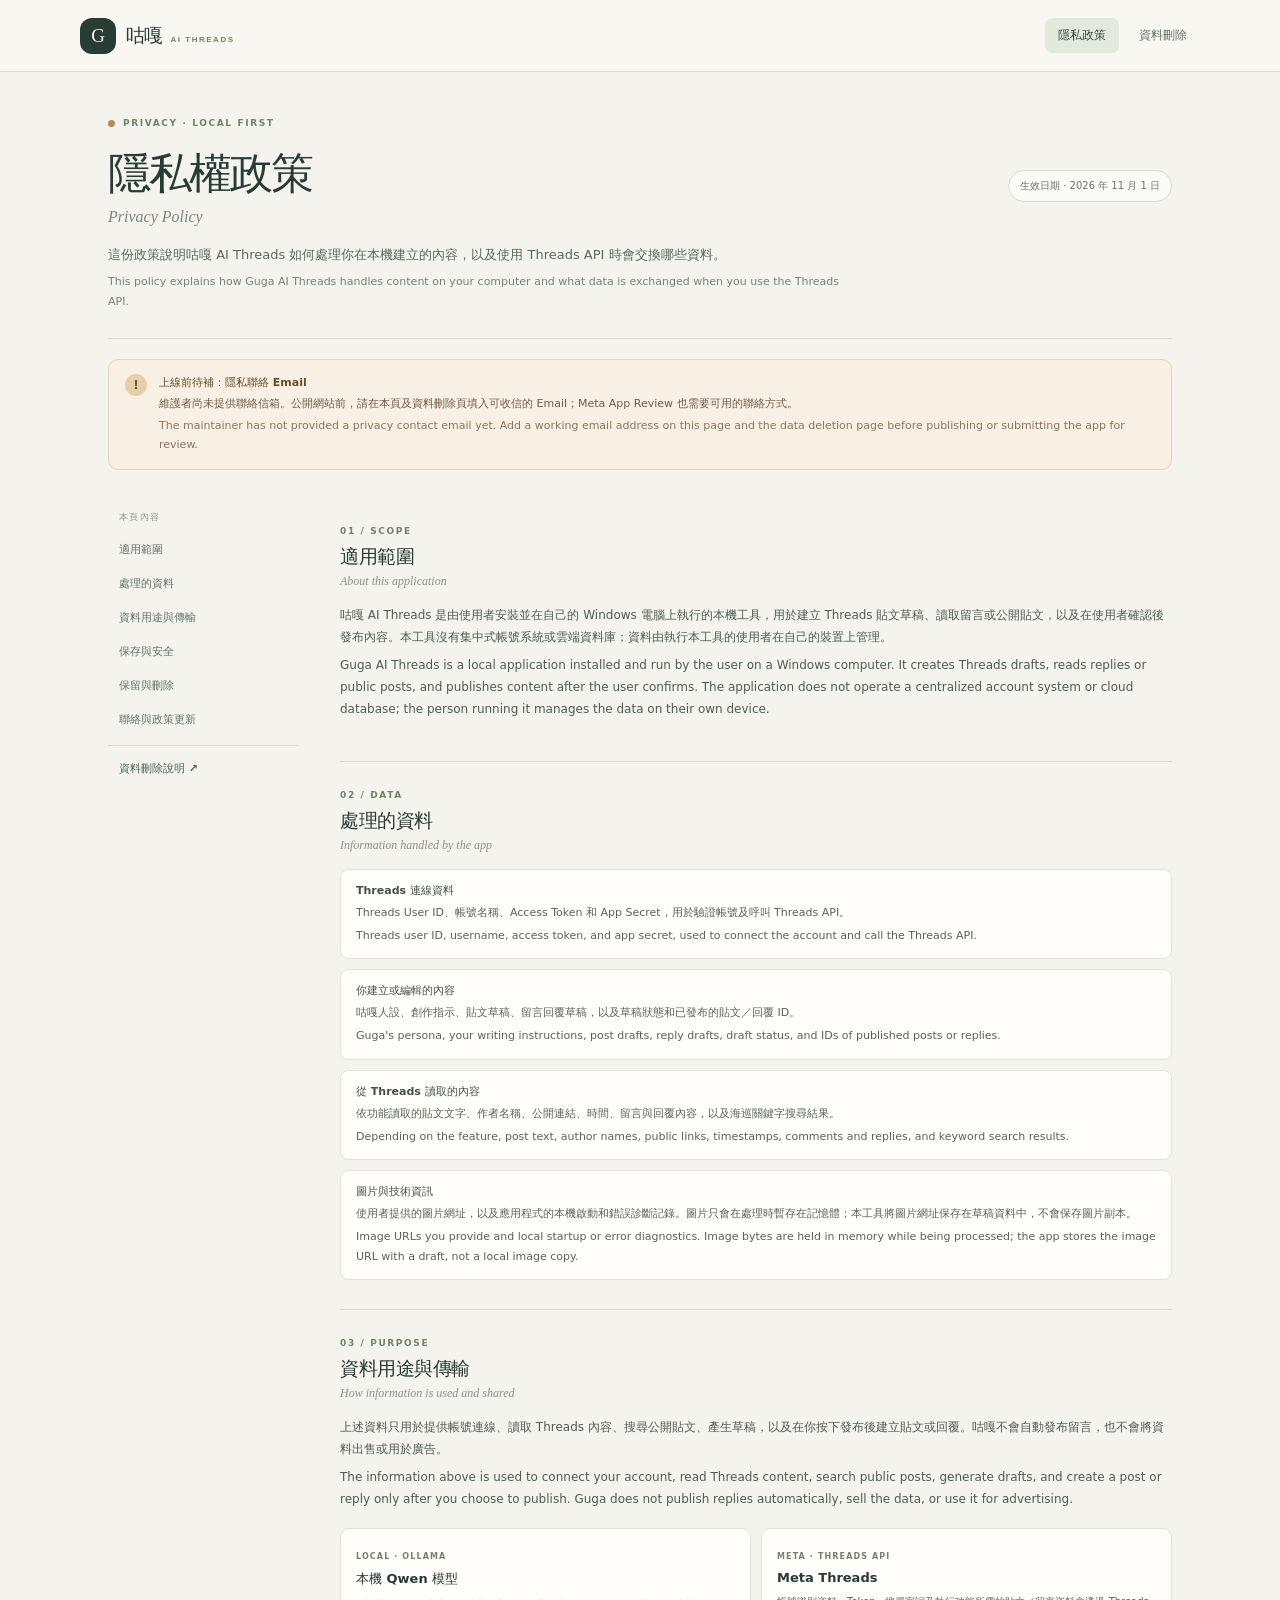
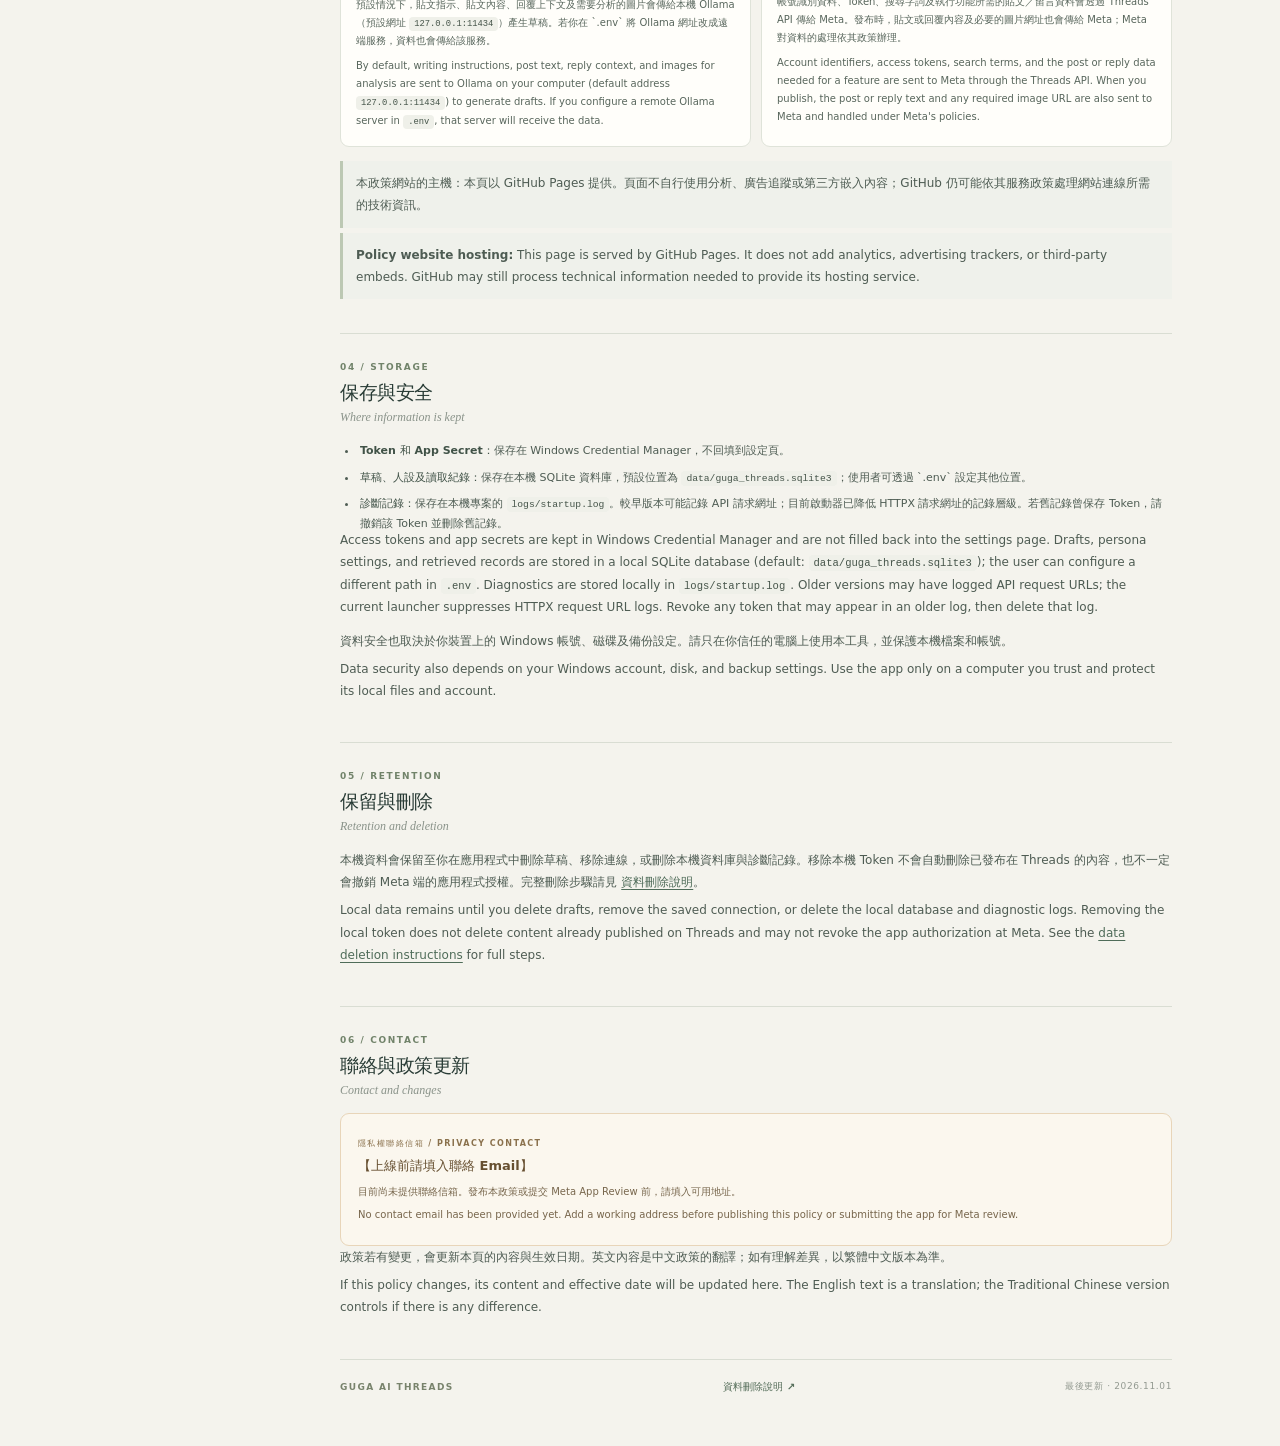
<file: index.html>
<!doctype html>
<html lang="zh-Hant">
  <head>
    <meta charset="utf-8">
    <meta name="viewport" content="width=device-width, initial-scale=1">
    <meta name="theme-color" content="#f4f3ed">
    <meta name="description" content="咕嘎 AI Threads 隱私權政策，說明本機資料處理、Threads API 使用與資料刪除方式。">
    <title>隱私權政策｜咕嘎 AI Threads</title>
    <link rel="stylesheet" href="./styles.css">
  </head>
  <body>
    <header class="topbar">
      <a class="brand" href="./index.html" aria-label="咕嘎 AI Threads 隱私政策首頁">
        <span class="brand-mark" aria-hidden="true">G</span>
        <span class="brand-name">咕嘎 <small>AI THREADS</small></span>
      </a>
      <nav class="top-links" aria-label="主要導覽">
        <a class="top-link active" href="./index.html" aria-current="page">隱私政策</a>
        <a class="top-link" href="./data-deletion.html">資料刪除</a>
      </nav>
    </header>

    <main class="page-wrap">
      <section class="hero" aria-labelledby="page-title">
        <p class="eyebrow"><span class="eyebrow-dot"></span> PRIVACY · LOCAL FIRST</p>
        <div class="hero-row">
          <div>
            <h1 id="page-title">隱私權政策</h1>
            <p class="hero-en">Privacy Policy</p>
          </div>
          <span class="version-pill">生效日期 · 2026 年 11 月 1 日</span>
        </div>
        <p class="hero-copy">這份政策說明咕嘎 AI Threads 如何處理你在本機建立的內容，以及使用 Threads API 時會交換哪些資料。</p>
        <p class="hero-copy en">This policy explains how Guga AI Threads handles content on your computer and what data is exchanged when you use the Threads API.</p>
      </section>

      <div class="setup-note" role="note">
        <span class="note-icon" aria-hidden="true">!</span>
        <div>
          <strong>上線前待補：隱私聯絡 Email</strong>
          <p>維護者尚未提供聯絡信箱。公開網站前，請在本頁及資料刪除頁填入可收信的 Email；Meta App Review 也需要可用的聯絡方式。</p>
          <p class="en">The maintainer has not provided a privacy contact email yet. Add a working email address on this page and the data deletion page before publishing or submitting the app for review.</p>
        </div>
      </div>

      <div class="content-grid">
        <nav class="toc" aria-label="政策目錄">
          <p class="toc-title">本頁內容</p>
          <a href="#scope">適用範圍</a>
          <a href="#data">處理的資料</a>
          <a href="#use">資料用途與傳輸</a>
          <a href="#storage">保存與安全</a>
          <a href="#retention">保留與刪除</a>
          <a href="#contact">聯絡與政策更新</a>
          <a class="toc-extra" href="./data-deletion.html">資料刪除說明 ↗</a>
        </nav>

        <article class="policy-content">
          <section class="policy-section" id="scope">
            <p class="section-index">01 / SCOPE</p>
            <h2>適用範圍</h2>
            <p class="section-subtitle">About this application</p>
            <p>咕嘎 AI Threads 是由使用者安裝並在自己的 Windows 電腦上執行的本機工具，用於建立 Threads 貼文草稿、讀取留言或公開貼文，以及在使用者確認後發布內容。本工具沒有集中式帳號系統或雲端資料庫；資料由執行本工具的使用者在自己的裝置上管理。</p>
            <p class="en">Guga AI Threads is a local application installed and run by the user on a Windows computer. It creates Threads drafts, reads replies or public posts, and publishes content after the user confirms. The application does not operate a centralized account system or cloud database; the person running it manages the data on their own device.</p>
          </section>

          <section class="policy-section" id="data">
            <p class="section-index">02 / DATA</p>
            <h2>處理的資料</h2>
            <p class="section-subtitle">Information handled by the app</p>
            <ul class="data-list">
              <li>
                <strong>Threads 連線資料</strong>
                <p>Threads User ID、帳號名稱、Access Token 和 App Secret，用於驗證帳號及呼叫 Threads API。</p>
                <p class="en">Threads user ID, username, access token, and app secret, used to connect the account and call the Threads API.</p>
              </li>
              <li>
                <strong>你建立或編輯的內容</strong>
                <p>咕嘎人設、創作指示、貼文草稿、留言回覆草稿，以及草稿狀態和已發布的貼文／回覆 ID。</p>
                <p class="en">Guga's persona, your writing instructions, post drafts, reply drafts, draft status, and IDs of published posts or replies.</p>
              </li>
              <li>
                <strong>從 Threads 讀取的內容</strong>
                <p>依功能讀取的貼文文字、作者名稱、公開連結、時間、留言與回覆內容，以及海巡關鍵字搜尋結果。</p>
                <p class="en">Depending on the feature, post text, author names, public links, timestamps, comments and replies, and keyword search results.</p>
              </li>
              <li>
                <strong>圖片與技術資訊</strong>
                <p>使用者提供的圖片網址，以及應用程式的本機啟動和錯誤診斷記錄。圖片只會在處理時暫存在記憶體；本工具將圖片網址保存在草稿資料中，不會保存圖片副本。</p>
                <p class="en">Image URLs you provide and local startup or error diagnostics. Image bytes are held in memory while being processed; the app stores the image URL with a draft, not a local image copy.</p>
              </li>
            </ul>
          </section>

          <section class="policy-section" id="use">
            <p class="section-index">03 / PURPOSE</p>
            <h2>資料用途與傳輸</h2>
            <p class="section-subtitle">How information is used and shared</p>
            <p>上述資料只用於提供帳號連線、讀取 Threads 內容、搜尋公開貼文、產生草稿，以及在你按下發布後建立貼文或回覆。咕嘎不會自動發布留言，也不會將資料出售或用於廣告。</p>
            <p class="en">The information above is used to connect your account, read Threads content, search public posts, generate drafts, and create a post or reply only after you choose to publish. Guga does not publish replies automatically, sell the data, or use it for advertising.</p>
            <div class="recipient-grid">
              <div class="recipient-card">
                <span class="recipient-label">LOCAL · OLLAMA</span>
                <h3>本機 Qwen 模型</h3>
                <p>預設情況下，貼文指示、貼文內容、回覆上下文及需要分析的圖片會傳給本機 Ollama（預設網址 <code>127.0.0.1:11434</code>）產生草稿。若你在 `.env` 將 Ollama 網址改成遠端服務，資料也會傳給該服務。</p>
                <p class="en">By default, writing instructions, post text, reply context, and images for analysis are sent to Ollama on your computer (default address <code>127.0.0.1:11434</code>) to generate drafts. If you configure a remote Ollama server in <code>.env</code>, that server will receive the data.</p>
              </div>
              <div class="recipient-card">
                <span class="recipient-label">META · THREADS API</span>
                <h3>Meta Threads</h3>
                <p>帳號識別資料、Token、搜尋字詞及執行功能所需的貼文／留言資料會透過 Threads API 傳給 Meta。發布時，貼文或回覆內容及必要的圖片網址也會傳給 Meta；Meta 對資料的處理依其政策辦理。</p>
                <p class="en">Account identifiers, access tokens, search terms, and the post or reply data needed for a feature are sent to Meta through the Threads API. When you publish, the post or reply text and any required image URL are also sent to Meta and handled under Meta's policies.</p>
              </div>
            </div>
            <p class="hosting-note"><strong>本政策網站的主機：</strong>本頁以 GitHub Pages 提供。頁面不自行使用分析、廣告追蹤或第三方嵌入內容；GitHub 仍可能依其服務政策處理網站連線所需的技術資訊。</p>
            <p class="hosting-note en"><strong>Policy website hosting:</strong> This page is served by GitHub Pages. It does not add analytics, advertising trackers, or third-party embeds. GitHub may still process technical information needed to provide its hosting service.</p>
          </section>

          <section class="policy-section" id="storage">
            <p class="section-index">04 / STORAGE</p>
            <h2>保存與安全</h2>
            <p class="section-subtitle">Where information is kept</p>
            <ul class="plain-list">
              <li><strong>Token 和 App Secret：</strong>保存在 Windows Credential Manager，不回填到設定頁。</li>
              <li><strong>草稿、人設及讀取紀錄：</strong>保存在本機 SQLite 資料庫，預設位置為 <code>data/guga_threads.sqlite3</code>；使用者可透過 `.env` 設定其他位置。</li>
              <li><strong>診斷記錄：</strong>保存在本機專案的 <code>logs/startup.log</code>。較早版本可能記錄 API 請求網址；目前啟動器已降低 HTTPX 請求網址的記錄層級。若舊記錄曾保存 Token，請撤銷該 Token 並刪除舊記錄。</li>
            </ul>
            <p class="en">Access tokens and app secrets are kept in Windows Credential Manager and are not filled back into the settings page. Drafts, persona settings, and retrieved records are stored in a local SQLite database (default: <code>data/guga_threads.sqlite3</code>); the user can configure a different path in <code>.env</code>. Diagnostics are stored locally in <code>logs/startup.log</code>. Older versions may have logged API request URLs; the current launcher suppresses HTTPX request URL logs. Revoke any token that may appear in an older log, then delete that log.</p>
            <p>資料安全也取決於你裝置上的 Windows 帳號、磁碟及備份設定。請只在你信任的電腦上使用本工具，並保護本機檔案和帳號。</p>
            <p class="en">Data security also depends on your Windows account, disk, and backup settings. Use the app only on a computer you trust and protect its local files and account.</p>
          </section>

          <section class="policy-section" id="retention">
            <p class="section-index">05 / RETENTION</p>
            <h2>保留與刪除</h2>
            <p class="section-subtitle">Retention and deletion</p>
            <p>本機資料會保留至你在應用程式中刪除草稿、移除連線，或刪除本機資料庫與診斷記錄。移除本機 Token 不會自動刪除已發布在 Threads 的內容，也不一定會撤銷 Meta 端的應用程式授權。完整刪除步驟請見 <a href="./data-deletion.html">資料刪除說明</a>。</p>
            <p class="en">Local data remains until you delete drafts, remove the saved connection, or delete the local database and diagnostic logs. Removing the local token does not delete content already published on Threads and may not revoke the app authorization at Meta. See the <a href="./data-deletion.html">data deletion instructions</a> for full steps.</p>
          </section>

          <section class="policy-section" id="contact">
            <p class="section-index">06 / CONTACT</p>
            <h2>聯絡與政策更新</h2>
            <p class="section-subtitle">Contact and changes</p>
            <div class="contact-card">
              <span class="contact-label">隱私權聯絡信箱 / PRIVACY CONTACT</span>
              <p class="contact-email">【上線前請填入聯絡 Email】</p>
              <p>目前尚未提供聯絡信箱。發布本政策或提交 Meta App Review 前，請填入可用地址。</p>
              <p class="en">No contact email has been provided yet. Add a working address before publishing this policy or submitting the app for Meta review.</p>
            </div>
            <p>政策若有變更，會更新本頁的內容與生效日期。英文內容是中文政策的翻譯；如有理解差異，以繁體中文版本為準。</p>
            <p class="en">If this policy changes, its content and effective date will be updated here. The English text is a translation; the Traditional Chinese version controls if there is any difference.</p>
          </section>

          <div class="document-footer">
            <span>GUGA AI THREADS</span>
            <a href="./data-deletion.html">資料刪除說明 ↗</a>
            <span>最後更新 · 2026.11.01</span>
          </div>
        </article>
      </div>
    </main>
  </body>
</html>
</file>
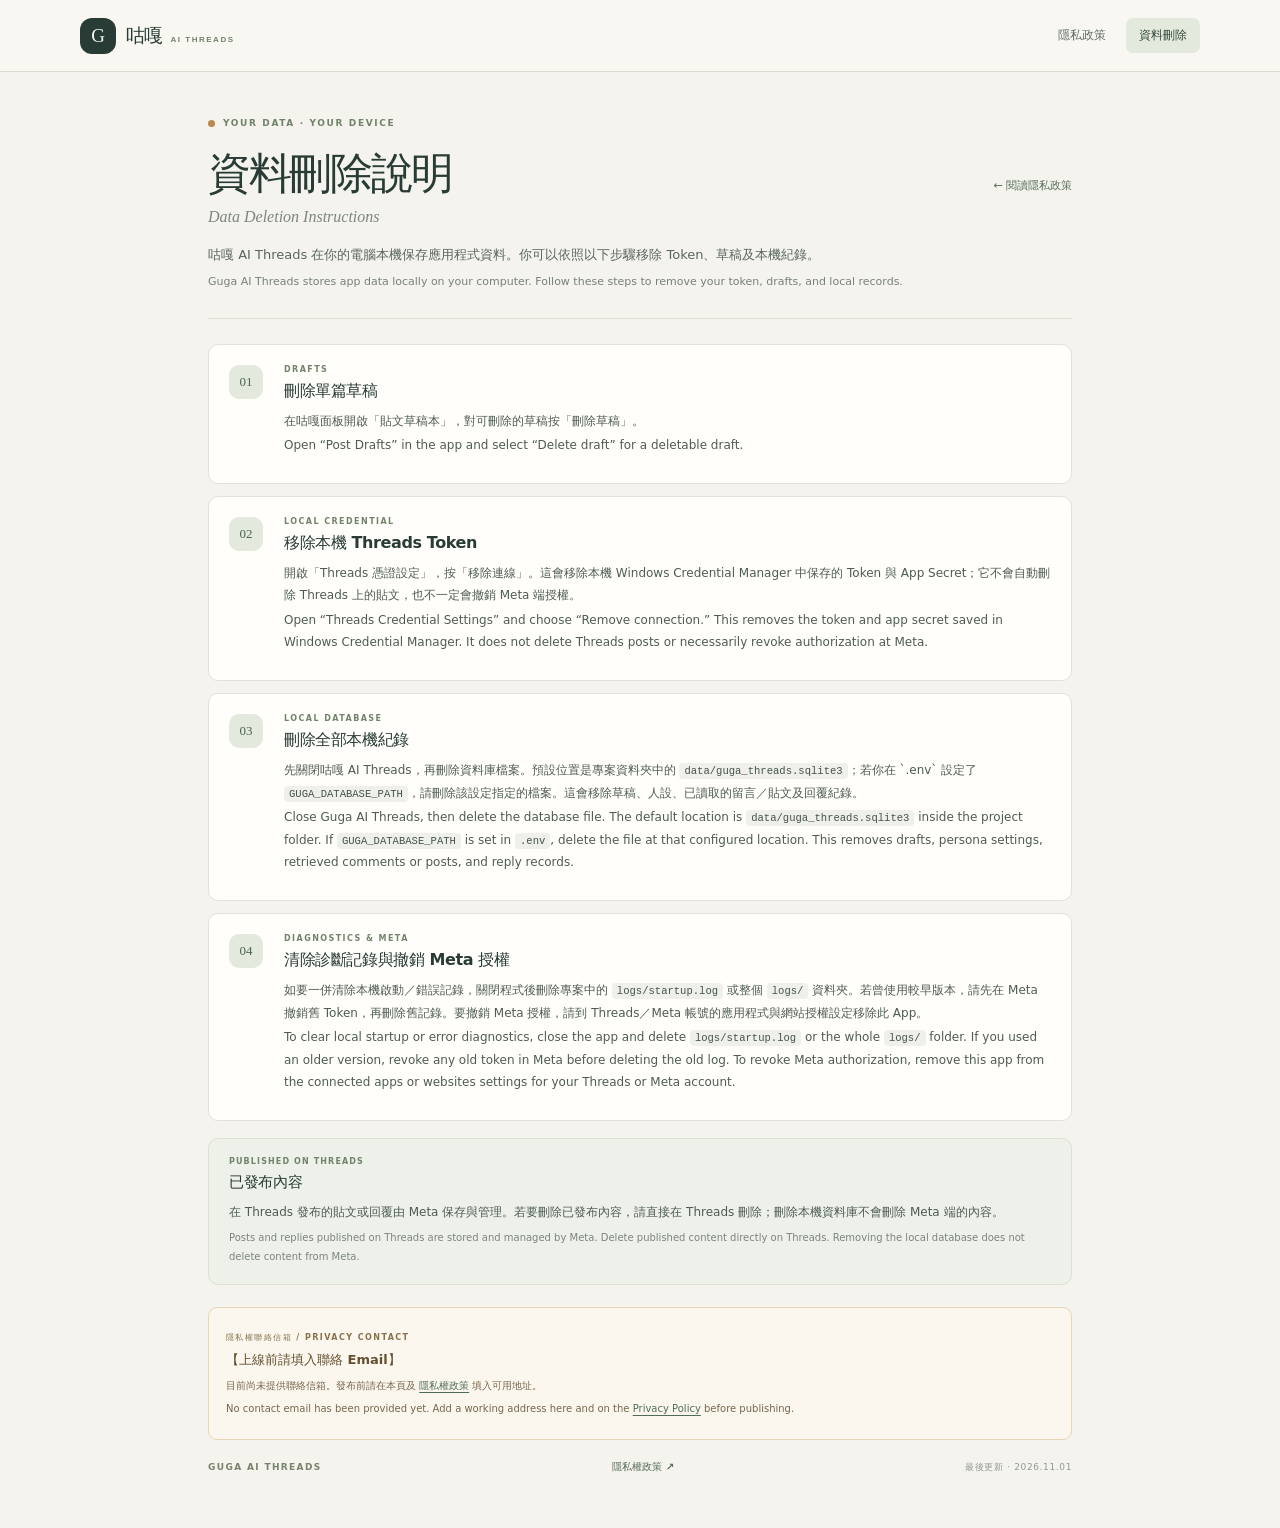
<file: data-deletion.html>
<!doctype html>
<html lang="zh-Hant">
  <head>
    <meta charset="utf-8">
    <meta name="viewport" content="width=device-width, initial-scale=1">
    <meta name="theme-color" content="#f4f3ed">
    <meta name="description" content="咕嘎 AI Threads 本機資料與 Threads 授權的刪除方式。">
    <title>資料刪除說明｜咕嘎 AI Threads</title>
    <link rel="stylesheet" href="./styles.css">
  </head>
  <body>
    <header class="topbar">
      <a class="brand" href="./index.html" aria-label="咕嘎 AI Threads 隱私政策首頁">
        <span class="brand-mark" aria-hidden="true">G</span>
        <span class="brand-name">咕嘎 <small>AI THREADS</small></span>
      </a>
      <nav class="top-links" aria-label="主要導覽">
        <a class="top-link" href="./index.html">隱私政策</a>
        <a class="top-link active" href="./data-deletion.html" aria-current="page">資料刪除</a>
      </nav>
    </header>

    <main class="page-wrap deletion-page">
      <section class="hero" aria-labelledby="page-title">
        <p class="eyebrow"><span class="eyebrow-dot"></span> YOUR DATA · YOUR DEVICE</p>
        <div class="hero-row">
          <div>
            <h1 id="page-title">資料刪除說明</h1>
            <p class="hero-en">Data Deletion Instructions</p>
          </div>
          <a class="back-link" href="./index.html">← 閱讀隱私政策</a>
        </div>
        <p class="hero-copy">咕嘎 AI Threads 在你的電腦本機保存應用程式資料。你可以依照以下步驟移除 Token、草稿及本機紀錄。</p>
        <p class="hero-copy en">Guga AI Threads stores app data locally on your computer. Follow these steps to remove your token, drafts, and local records.</p>
      </section>

      <div class="deletion-grid">
        <section class="deletion-card">
          <span class="step-number">01</span>
          <div>
            <p class="section-index">DRAFTS</p>
            <h2>刪除單篇草稿</h2>
            <p>在咕嘎面板開啟「貼文草稿本」，對可刪除的草稿按「刪除草稿」。</p>
            <p class="en">Open “Post Drafts” in the app and select “Delete draft” for a deletable draft.</p>
          </div>
        </section>

        <section class="deletion-card">
          <span class="step-number">02</span>
          <div>
            <p class="section-index">LOCAL CREDENTIAL</p>
            <h2>移除本機 Threads Token</h2>
            <p>開啟「Threads 憑證設定」，按「移除連線」。這會移除本機 Windows Credential Manager 中保存的 Token 與 App Secret；它不會自動刪除 Threads 上的貼文，也不一定會撤銷 Meta 端授權。</p>
            <p class="en">Open “Threads Credential Settings” and choose “Remove connection.” This removes the token and app secret saved in Windows Credential Manager. It does not delete Threads posts or necessarily revoke authorization at Meta.</p>
          </div>
        </section>

        <section class="deletion-card">
          <span class="step-number">03</span>
          <div>
            <p class="section-index">LOCAL DATABASE</p>
            <h2>刪除全部本機紀錄</h2>
            <p>先關閉咕嘎 AI Threads，再刪除資料庫檔案。預設位置是專案資料夾中的 <code>data/guga_threads.sqlite3</code>；若你在 `.env` 設定了 <code>GUGA_DATABASE_PATH</code>，請刪除該設定指定的檔案。這會移除草稿、人設、已讀取的留言／貼文及回覆紀錄。</p>
            <p class="en">Close Guga AI Threads, then delete the database file. The default location is <code>data/guga_threads.sqlite3</code> inside the project folder. If <code>GUGA_DATABASE_PATH</code> is set in <code>.env</code>, delete the file at that configured location. This removes drafts, persona settings, retrieved comments or posts, and reply records.</p>
          </div>
        </section>

        <section class="deletion-card">
          <span class="step-number">04</span>
          <div>
            <p class="section-index">DIAGNOSTICS & META</p>
            <h2>清除診斷記錄與撤銷 Meta 授權</h2>
            <p>如要一併清除本機啟動／錯誤記錄，關閉程式後刪除專案中的 <code>logs/startup.log</code> 或整個 <code>logs/</code> 資料夾。若曾使用較早版本，請先在 Meta 撤銷舊 Token，再刪除舊記錄。要撤銷 Meta 授權，請到 Threads／Meta 帳號的應用程式與網站授權設定移除此 App。</p>
            <p class="en">To clear local startup or error diagnostics, close the app and delete <code>logs/startup.log</code> or the whole <code>logs/</code> folder. If you used an older version, revoke any old token in Meta before deleting the old log. To revoke Meta authorization, remove this app from the connected apps or websites settings for your Threads or Meta account.</p>
          </div>
        </section>
      </div>

      <section class="remote-note">
        <span class="recipient-label">PUBLISHED ON THREADS</span>
        <h2>已發布內容</h2>
        <p>在 Threads 發布的貼文或回覆由 Meta 保存與管理。若要刪除已發布內容，請直接在 Threads 刪除；刪除本機資料庫不會刪除 Meta 端的內容。</p>
        <p class="en">Posts and replies published on Threads are stored and managed by Meta. Delete published content directly on Threads. Removing the local database does not delete content from Meta.</p>
      </section>

      <section class="contact-card deletion-contact">
        <span class="contact-label">隱私權聯絡信箱 / PRIVACY CONTACT</span>
        <p class="contact-email">【上線前請填入聯絡 Email】</p>
        <p>目前尚未提供聯絡信箱。發布前請在本頁及 <a href="./index.html">隱私權政策</a> 填入可用地址。</p>
        <p class="en">No contact email has been provided yet. Add a working address here and on the <a href="./index.html">Privacy Policy</a> before publishing.</p>
      </section>

      <footer class="document-footer">
        <span>GUGA AI THREADS</span>
        <a href="./index.html">隱私權政策 ↗</a>
        <span>最後更新 · 2026.11.01</span>
      </footer>
    </main>
  </body>
</html>
</file>
<file: styles.css>
:root {
  color-scheme: light;
  --paper: #f4f3ed;
  --surface: #fffefa;
  --surface-soft: #eeefe7;
  --ink: #283b35;
  --muted: #69766d;
  --line: #d9ddd3;
  --sage: #71836a;
  --sage-light: #e4e9de;
  --gold: #bb8950;
  --warning-bg: #f8f0e4;
  --warning-line: #e8d5b9;
  font-family: "Segoe UI", "Microsoft JhengHei", system-ui, sans-serif;
  font-synthesis: none;
  text-rendering: optimizeLegibility;
}

* { box-sizing: border-box; }
html { scroll-behavior: smooth; scroll-padding-top: 25px; }
body { margin: 0; color: var(--ink); background: var(--paper); }
a { color: #4f6c59; text-underline-offset: 3px; }
a:hover { color: #2f4b3a; }
code { padding: 2px 5px; border-radius: 4px; background: #eff0e9; color: #455449; font-size: .88em; overflow-wrap: anywhere; }

.topbar { display: flex; align-items: center; justify-content: space-between; gap: 20px; min-height: 72px; padding: 0 max(24px, calc((100vw - 1120px) / 2)); border-bottom: 1px solid var(--line); background: #f8f7f2; }
.brand { display: inline-flex; align-items: center; gap: 10px; color: var(--ink); text-decoration: none; }
.brand-mark { display: grid; width: 36px; height: 36px; place-items: center; border-radius: 12px; background: var(--ink); color: #f6f5ef; font-family: Georgia, serif; font-size: 19px; }
.brand-name { display: flex; align-items: baseline; gap: 8px; font-family: Georgia, serif; font-size: 19px; letter-spacing: -.04em; }
.brand-name small { color: var(--sage); font-family: "Segoe UI", sans-serif; font-size: 8px; font-weight: 700; letter-spacing: .19em; }
.top-links { display: flex; align-items: center; gap: 7px; }
.top-link { padding: 9px 13px; border-radius: 7px; color: #617066; font-size: 12px; text-decoration: none; }
.top-link:hover, .top-link.active { background: var(--sage-light); color: #344c3d; }
.top-link.active { font-weight: 700; }

.page-wrap { width: min(1120px, 100%); margin: 0 auto; padding: 46px 28px 56px; }
.hero { padding: 0 0 26px; border-bottom: 1px solid var(--line); }
.eyebrow, .section-index, .recipient-label, .contact-label { color: var(--sage); font-size: 9px; font-weight: 750; letter-spacing: .18em; }
.eyebrow { display: flex; align-items: center; gap: 8px; margin: 0 0 17px; }
.eyebrow-dot { width: 7px; height: 7px; border-radius: 50%; background: var(--gold); }
.hero-row { display: flex; align-items: center; justify-content: space-between; gap: 22px; }
h1, h2, h3, p { margin-top: 0; }
h1 { margin-bottom: 0; font-size: clamp(30px, 4vw, 43px); font-weight: 500; letter-spacing: -.055em; }
.hero-en { margin: 5px 0 0; color: #7c877e; font-family: Georgia, serif; font-size: 16px; font-style: italic; }
.version-pill { flex: none; padding: 8px 11px; border: 1px solid var(--line); border-radius: 99px; color: #68776e; background: #fafaf6; font-size: 10px; }
.hero-copy { max-width: 750px; margin: 17px 0 0; color: #59675d; font-size: 13px; line-height: 1.85; }
.hero-copy.en, .en { color: #778279; font-size: 11px; line-height: 1.8; }
.hero-copy.en { margin-top: 5px; }

.setup-note { display: flex; align-items: flex-start; gap: 12px; margin: 20px 0 28px; padding: 14px 16px; border: 1px solid var(--warning-line); border-radius: 10px; background: var(--warning-bg); }
.note-icon { display: grid; width: 22px; height: 22px; flex: none; place-items: center; border-radius: 50%; background: #e7cfaa; color: #705631; font-size: 12px; font-weight: 800; }
.setup-note strong { display: block; margin: 1px 0 5px; color: #654d2c; font-size: 11px; }
.setup-note p { margin: 0; color: #705d40; font-size: 11px; line-height: 1.7; }
.setup-note .en { margin-top: 4px; color: #88775d; }

.content-grid { display: grid; grid-template-columns: 190px minmax(0, 1fr); align-items: start; gap: 42px; }
.toc { position: sticky; top: 20px; display: grid; gap: 3px; padding: 13px 0; }
.toc-title { margin: 0 0 7px; padding: 0 11px; color: #90988d; font-size: 9px; font-weight: 700; letter-spacing: .14em; text-transform: uppercase; }
.toc a { padding: 8px 11px; border-radius: 6px; color: #647269; font-size: 11px; text-decoration: none; }
.toc a:hover { background: var(--sage-light); color: var(--ink); }
.toc .toc-extra { margin-top: 7px; border-top: 1px solid var(--line); border-radius: 0; padding-top: 15px; color: #49664f; font-weight: 700; }
.policy-content { min-width: 0; }
.policy-section { padding: 28px 0 29px; border-bottom: 1px solid var(--line); scroll-margin-top: 20px; }
.section-index { margin: 0 0 8px; }
.policy-section h2, .deletion-card h2, .remote-note h2 { margin: 0; font-size: 19px; font-weight: 550; letter-spacing: -.025em; }
.section-subtitle { margin: 4px 0 15px; color: #8a938a; font-family: Georgia, serif; font-size: 12px; font-style: italic; }
.policy-section > p:not(.section-index):not(.section-subtitle), .deletion-card p:not(.section-index), .remote-note p { margin-bottom: 11px; color: #4e5c53; font-size: 12px; line-height: 1.85; }
.policy-section > .en, .deletion-card .en, .remote-note .en { margin-top: -5px; color: #7a857c; font-size: 10px; }
.data-list, .plain-list { display: grid; gap: 10px; margin: 16px 0 0; padding: 0; list-style: none; }
.data-list li { padding: 13px 15px; border: 1px solid #e0e3db; border-radius: 8px; background: var(--surface); }
.data-list strong { display: block; margin-bottom: 5px; color: #405247; font-size: 11px; }
.data-list p { margin: 0 0 4px; color: #56645a; font-size: 11px; line-height: 1.75; }
.data-list .en { margin: 2px 0 0; }
.recipient-grid { display: grid; grid-template-columns: repeat(2, minmax(0, 1fr)); gap: 10px; margin: 17px 0 14px; }
.recipient-card { padding: 15px; border: 1px solid #dfe3d9; border-radius: 9px; background: var(--surface); }
.recipient-card h3 { margin: 7px 0 8px; font-size: 13px; font-weight: 650; }
.recipient-card p { margin: 0 0 7px; color: #58665c; font-size: 10px; line-height: 1.8; }
.recipient-card p.en { margin: 0; }
.recipient-label { font-size: 8px; letter-spacing: .14em; }
.hosting-note { margin: 14px 0 5px !important; padding: 11px 13px; border-left: 3px solid #bcc8b3; background: #eff1eb; }
.hosting-note.en { margin-top: 4px !important; }
.plain-list { gap: 7px; list-style: disc; padding-left: 18px; }
.plain-list li { padding-left: 2px; color: #4e5c53; font-size: 11px; line-height: 1.8; }
.plain-list strong { color: #405247; }
.contact-card { margin-top: 15px; padding: 17px; border: 1px solid var(--warning-line); border-radius: 9px; background: #fbf7ee; }
.contact-label { color: #8a714c; font-size: 8px; }
.contact-email { margin: 7px 0 8px; color: #664f30; font-size: 13px; font-weight: 700; }
.contact-card p:not(.contact-email) { margin: 0 0 5px; color: #77664c; font-size: 10px; line-height: 1.75; }
.document-footer { display: flex; align-items: center; justify-content: space-between; gap: 12px; padding: 20px 0 0; color: #929990; font-size: 9px; letter-spacing: .07em; }
.document-footer span:first-child { color: #78836c; font-weight: 700; letter-spacing: .15em; }
.document-footer a { color: #536c58; font-size: 10px; font-weight: 650; letter-spacing: 0; text-decoration: none; }
.document-footer a:hover { text-decoration: underline; }

.deletion-page { max-width: 920px; }
.back-link { flex: none; color: #59705d; font-size: 11px; text-decoration: none; }
.back-link:hover { text-decoration: underline; }
.deletion-grid { display: grid; gap: 12px; margin-top: 25px; }
.deletion-card { display: grid; grid-template-columns: 40px minmax(0, 1fr); gap: 15px; padding: 20px; border: 1px solid #e0e3db; border-radius: 10px; background: var(--surface); }
.step-number { display: grid; width: 34px; height: 34px; place-items: center; border-radius: 10px; background: var(--sage-light); color: #4c654f; font-family: Georgia, serif; font-size: 13px; }
.deletion-card h2 { margin: 0 0 8px; font-size: 16px; }
.deletion-card .section-index { margin-bottom: 5px; font-size: 8px; }
.deletion-card p { margin-bottom: 7px !important; }
.remote-note { margin: 17px 0; padding: 18px 20px; border: 1px solid #dbe1d6; border-radius: 10px; background: #edf1e9; }
.remote-note .recipient-label { display: block; margin-bottom: 7px; }
.remote-note h2 { margin-bottom: 9px; font-size: 15px; }
.remote-note p:last-child { margin-bottom: 0; }
.deletion-contact { margin-top: 22px; }

@media (max-width: 760px) {
  .topbar { min-height: 62px; padding: 0 18px; }
  .top-links { gap: 2px; }
  .top-link { padding: 8px 9px; font-size: 10px; }
  .page-wrap { padding: 31px 18px 42px; }
  .hero-row { align-items: flex-start; flex-direction: column; gap: 12px; }
  .version-pill { align-self: flex-start; }
  .content-grid { grid-template-columns: 1fr; gap: 10px; }
  .toc { position: static; display: flex; flex-wrap: wrap; gap: 4px; padding: 14px 0 0; }
  .toc-title { width: 100%; padding: 0 3px; }
  .toc a { padding: 7px 8px; background: #eceee7; font-size: 10px; }
  .toc .toc-extra { width: 100%; margin-top: 5px; padding: 12px 3px 3px; background: transparent; }
  .policy-section { padding: 24px 0; }
}

@media (max-width: 520px) {
  .brand { gap: 7px; }
  .brand-mark { width: 31px; height: 31px; border-radius: 10px; font-size: 17px; }
  .brand-name { gap: 5px; font-size: 16px; }
  .brand-name small { font-size: 7px; }
  .top-links { gap: 0; }
  .top-link { padding: 7px 6px; font-size: 9px; }
  .page-wrap { padding-right: 15px; padding-left: 15px; }
  .recipient-grid { grid-template-columns: 1fr; }
  .deletion-card { grid-template-columns: 30px minmax(0, 1fr); gap: 11px; padding: 15px; }
  .step-number { width: 28px; height: 28px; border-radius: 8px; font-size: 11px; }
  .document-footer { align-items: flex-start; flex-direction: column; gap: 8px; }
}

@media (prefers-reduced-motion: reduce) {
  html { scroll-behavior: auto; }
}
</file>
